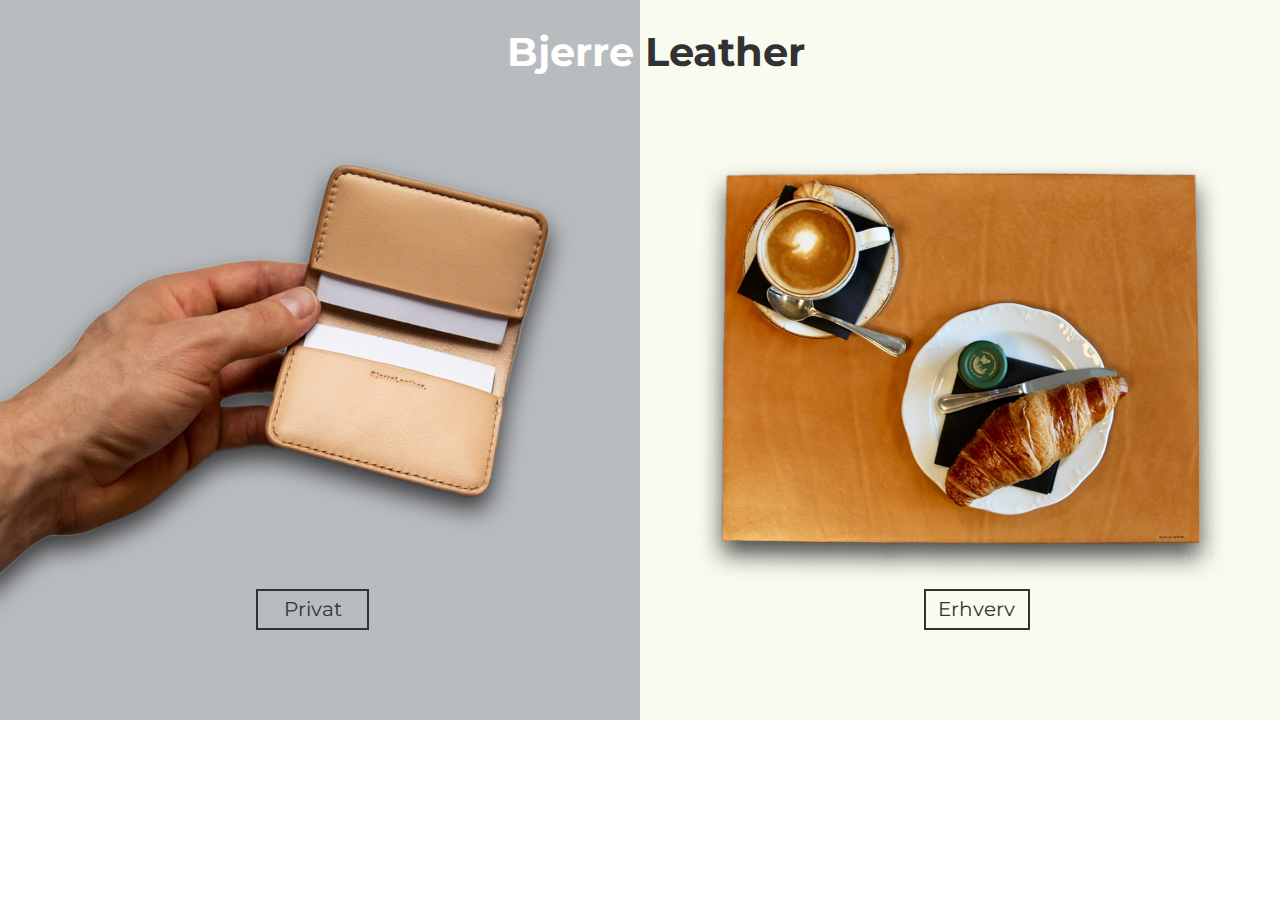
<file: index.html>
<!DOCTYPE html>
<html lang="en">
<head>
  <meta charset="UTF-8">
  <meta name="description" content="BjerreLeather - Bæredygtigt og håndlavet læder af høj kvalitet til privat og erhverv">
  <meta name="keywords" content="Økologisk læder, Højkvalitets læder,
  læder B2B, Svensk læder, Italiensk læder, Læder til virksomheder,
  stort parti af lædervarer, læderproduktion til virksomhed, Læder til erhverv,
  Skræddersyede læderprodukter, 100% håndlavet kvalitet, bæredygtigt læder">
  <meta name="author" content="Niels Bjerre - BjerreLeather">
  <meta name="viewport" content="width=device-width, initial-scale=1.0">
  <meta http-equiv="X-UA-Compatible" content="ie=edge">
  <link rel="stylesheet" href="style.css">
  <link href="https://fonts.googleapis.com/css?family=Montserrat" rel="stylesheet">
  <title>BjerreLeather</title>
</head>
<body>

  <h1>
  <span class="b">Bjerre</span>
  <span class="l">Leather</span>
</h1>



<section id="send"><a href="https://bjerreleather.com">Privat</a></section>

<section id="sendp"><a href="laedertilerhverv.html">Erhverv</a></section>

</body>
</html>
</file>
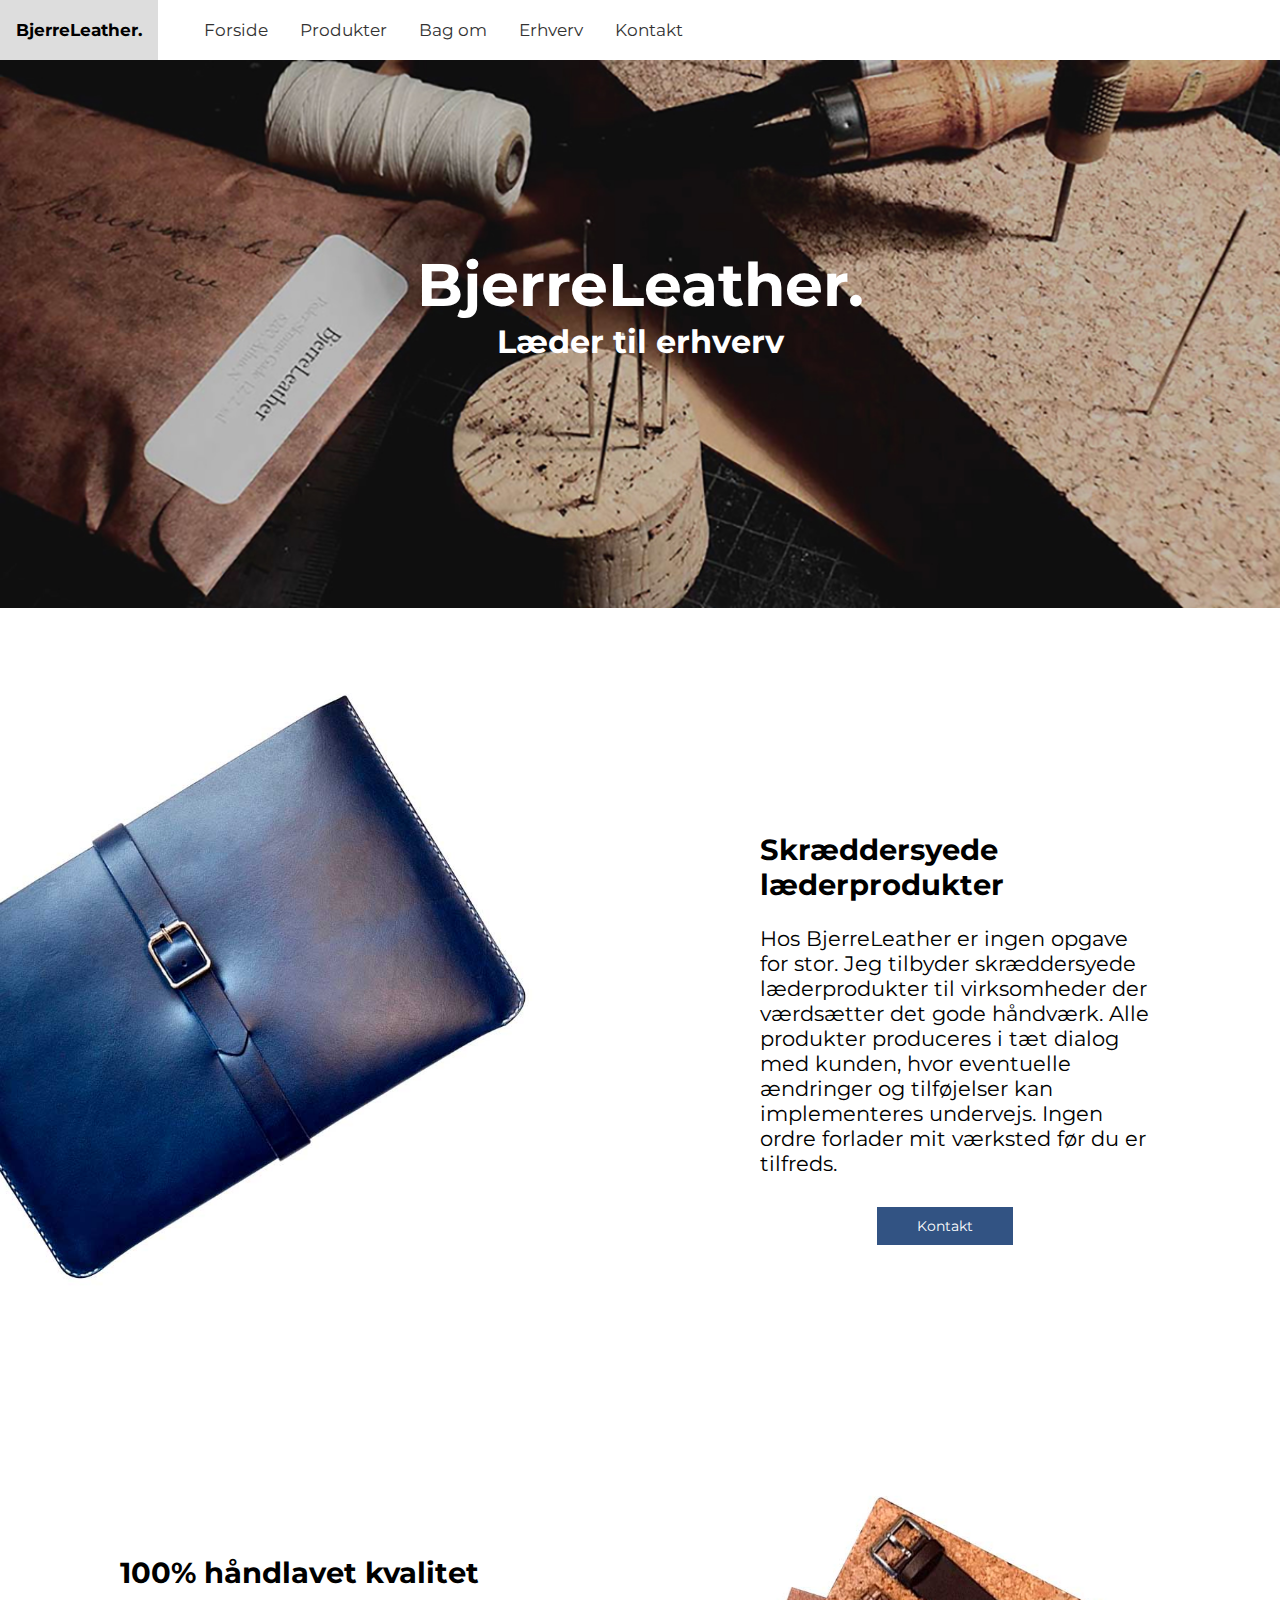
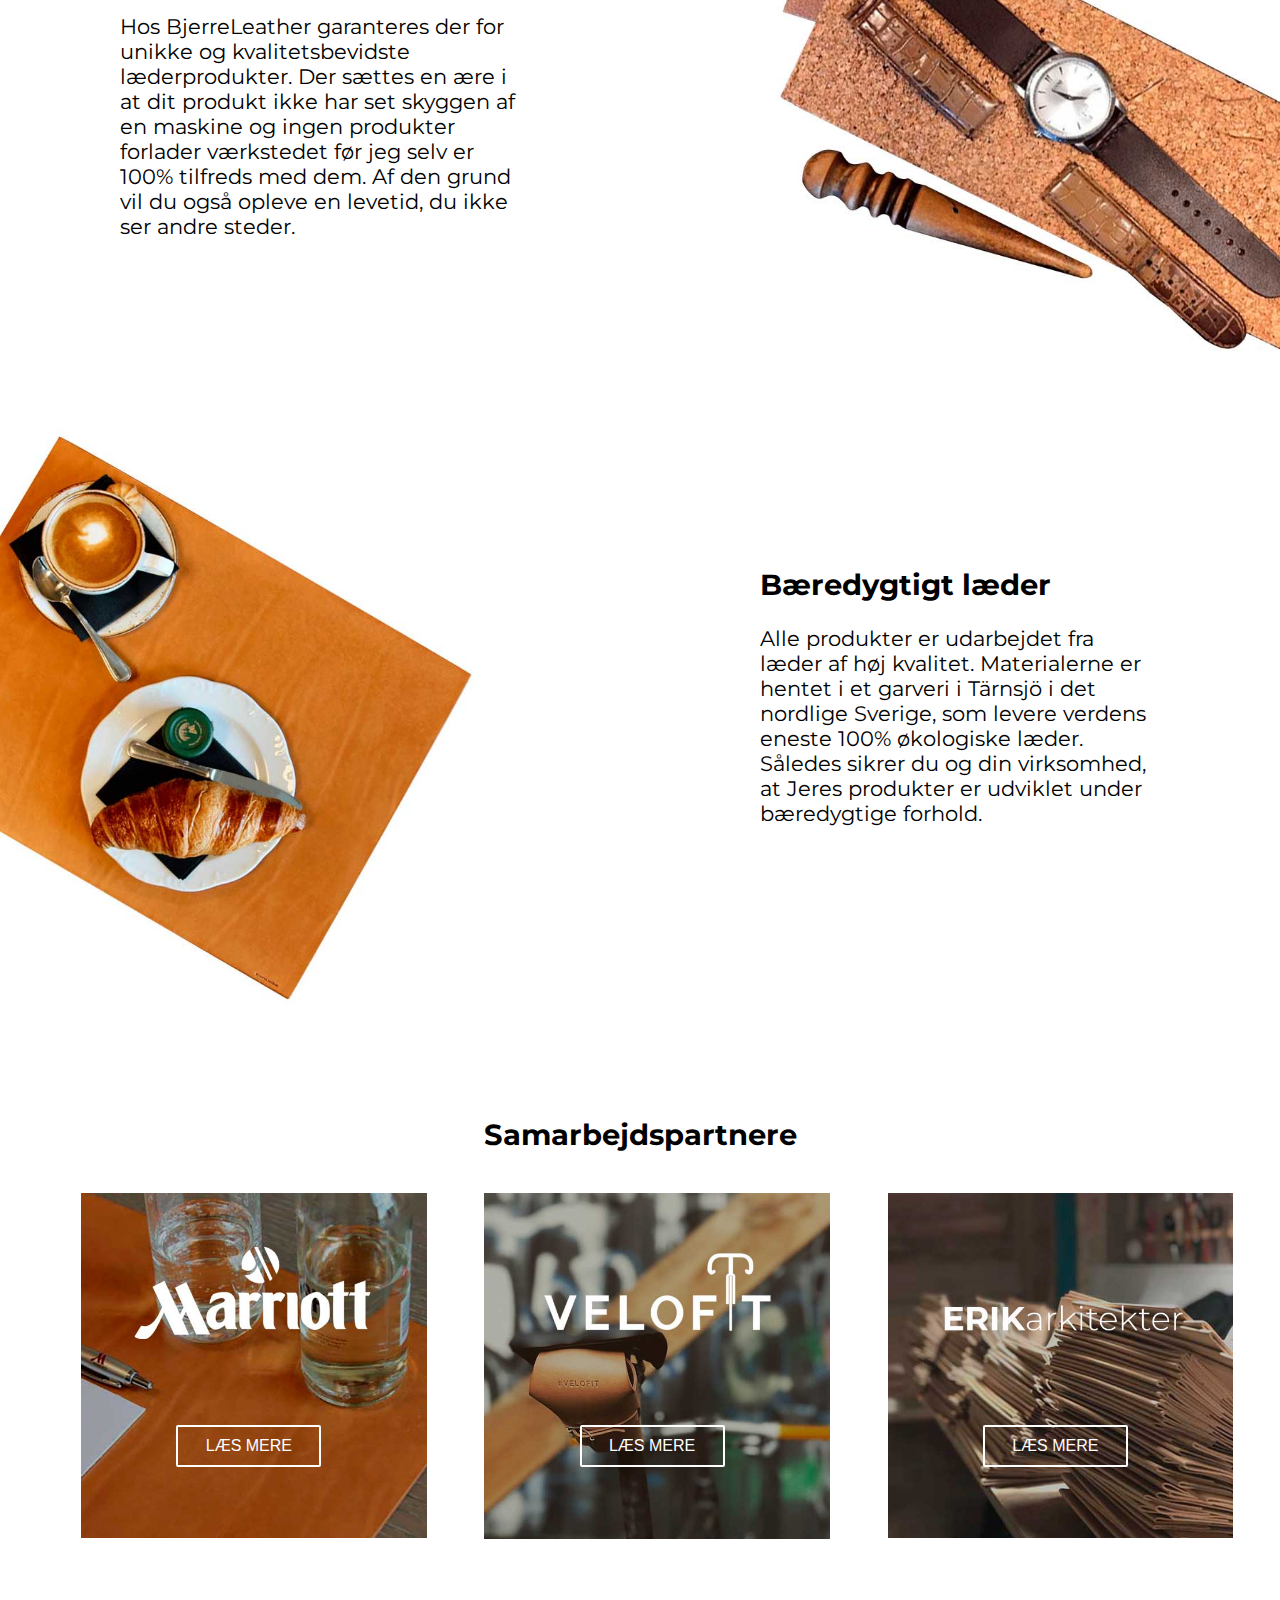
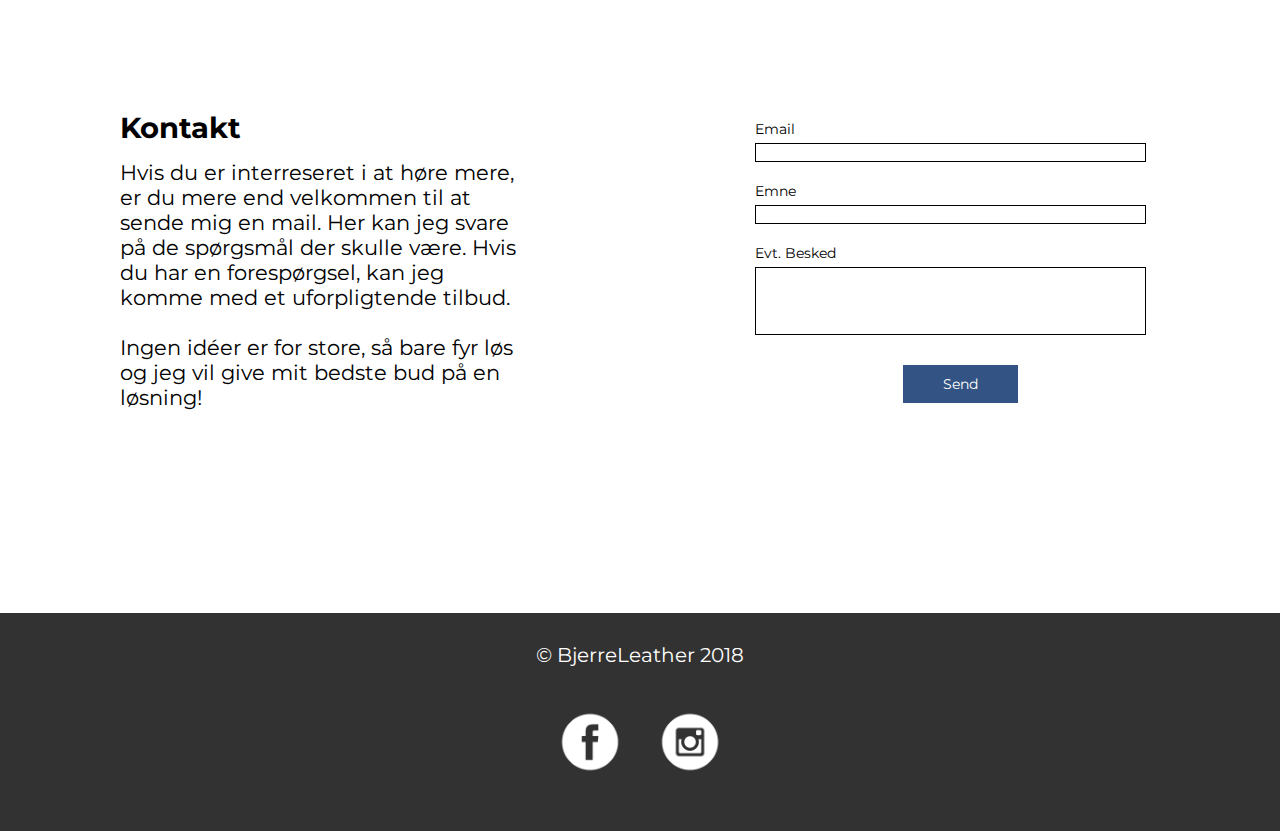
<file: laedertilerhverv.html>
<!DOCTYPE html>
<html lang="da">
<head>
  <meta charset="UTF-8">
  <meta name="description" content="BjerreLeather - Bæredygtigt og håndlavet læder af høj kvalitet til erhverv">
  <meta name="keywords" content="Økologisk læder, Højkvalitets læder,
  læder B2B, Svensk læder, Italiensk læder, Læder til virksomheder,
  stort parti af lædervarer, læderproduktion til virksomhed, Læder til erhverv,
  Skræddersyede læderprodukter, 100% håndlavet kvalitet, bæredygtigt læder">
  <meta name="author" content="Niels Bjerre - BjerreLeather">
  <meta name="viewport" content="width=device-width, initial-scale=1.0">
  <meta http-equiv="X-UA-Compatible" content="ie=edge">
  <link rel="stylesheet" href="stylesheet.css">
  <link href="https://fonts.googleapis.com/css?family=Montserrat" rel="stylesheet">
  <title>BjerreLeather</title>
</head>
<body>
  <article id="grid">
    <header>
      <link rel="stylesheet" href="https://cdnjs.cloudflare.com/ajax/libs/font-awesome/4.7.0/css/font-awesome.min.css">

<section class="topnav" id="myTopnav">
  <strong><a href="index.html" class="active">BjerreLeather.</a></strong>
  <a href="#">Forside</a>
  <a href="#">Produkter</a>
  <a href="#">Bag om</a>
  <a href="#">Erhverv</a>
  <a href="#">Kontakt</a>
  <a href="javascript:void(0);" class="icon" onclick="myFunction()">
    <i class="fa fa-bars"></i>
  </a>
</sec>
    </header>


    <section id="hero"><section class='herotekst'>
      <h3>BjerreLeather.  </h3>
      <h1> Læder til erhverv </h1>

    </section><img src="images/bjerreleathervaerksted.jpg" alt="BjerreLeathers værksted">


    </section>




    <section class="box1"><img src="images/taske.jpg" alt="BjerreLeather MacBooksleeve"></section>

    <section class="box2">
      <section class="info">
        <h2 id="tekst1">Skræddersyede læderprodukter</h2>
        <p>Hos BjerreLeather er ingen opgave for stor.
          Jeg tilbyder skræddersyede læderprodukter til virksomheder
          der værdsætter det gode håndværk.
          Alle produkter produceres i tæt dialog med kunden,
          hvor eventuelle ændringer og tilføjelser kan
          implementeres undervejs. Ingen ordre forlader mit
          værksted før du er tilfreds.</p>
          <section id="kontaktknap"><a href="#kontakt-tekst">Kontakt</a></section>
      </section>
    </section>

    <section class="box3">
      <section class="info">
        <h2 id="tekst2">100% håndlavet kvalitet</h2>
        <p>Hos BjerreLeather garanteres der for
          unikke og kvalitetsbevidste læderprodukter.
          Der sættes en ære i at dit produkt ikke har
          set skyggen af en maskine og ingen produkter
          forlader værkstedet før jeg selv er 100% tilfreds
          med dem. Af den grund vil du også opleve en
          levetid, du ikke ser andre steder.</p>
      </section>
    </section>

    <section class="box4"><img src="images/kvalitet.jpg" alt="BjerreLeathers værktøj"></section>

    <section class="box5"><img src="images/underlag.jpg" alt="BjerreLeather skriveunderlag"></section>

    <section class="box6">
      <section class="info">
        <h2>Bæredygtigt læder</h2>
        <p>Alle produkter er udarbejdet fra læder af høj
          kvalitet. Materialerne er hentet i et garveri i Tärnsjö i det
          nordlige Sverige, som levere verdens eneste 100% økologiske læder.
          Således sikrer du og din
          virksomhed, at Jeres produkter er udviklet under
          bæredygtige forhold. </p>
      </section>
    </section>
    <section id="samarbejde"><h2>Samarbejdspartnere</h2>
    </section>

    <section id="grid3">

      <section class="kasse" >
        <img src="images/marriottxbjerreleather.jpg" alt="Billede af skriveunderlag til Marriott Hotel i København" class="kundebillede">
   <a href="#" id="popupknap1">
         <button class="laesmere">
         Læs mere
       </button>
          </a>
      </section>

      <section class="kasse">
        <a href="#" id="popupknap2">
       <button class="laesmere">Læs mere</button>
        </a>
        <img src="images/velofitxbjerreleather.jpg" alt="Billede af sadeltaske til Velofit" class="kundebillede">
      </section>

      <section class="kasse">
        <img src="images/erikarkitekterxbjerreleather.jpg" alt="Billede af omslag til notesbøger til ERIKarkitekter" class="kundebillede">
         <a href="#" id="popupknap3">
         <button class="laesmere">
         Læs mere
         </button>
        </a>
        </section>

    </section><!--grid3-->

    <section class="info1">
    				<section class="textboks">Email</section>
    				<input class="udfyld" type="text" name="navn" size="40" />

    				<section class="textboks">Emne</section>
    				<input class="udfyld" type="text" name="email" size="40" />


    				<section class="textboks">Evt. Besked</section>
    				<input class="udfyld1" type="text" name="besked" size="40" />

    				<section id="send"><a href="">Send</a></section>

    			</section>

          <section id='kontakt-tekst'>
            <h2> Kontakt</h2>
            <p>

              Hvis du er interreseret i at høre mere,
              er du mere end velkommen til at sende mig en mail.
              Her kan jeg svare på de spørgsmål der skulle være. Hvis du har en forespørgsel,
              kan jeg komme med et uforpligtende tilbud. <br><br>
              Ingen idéer er for store, så bare fyr løs og jeg vil give mit bedste bud på en løsning!
              </p></section>

            <footer id='footer'>

              <p id="fodnoteb"> &copy; BjerreLeather 2018 </p>

<section id='some'>
              <section>
            <a href="https://www.facebook.com/bjerreleather/">
              <img id="fbfod" src="images/facebook.png" class="facebook" alt="facebook">
            </a>
          </section>


            	<section>
            <a href="https://www.instagram.com/bjerreleather/">
              <img id="instafot" src="images/instagram.png" class="instagram" alt="instagram">
            </a>
          </section>
          </section>


            </footer>

</article>

<!--- popupbox 1--->
<section class="bg-modal1">
<section class="modal-content">
<section class="close">+</section>
<img src="images/marriottlogo.png" alt="Marriott hotel logo" class="kundelogo">
<h2 class="popupoverskrift">Skriveunderlag for Marriott Hotel i København</h2>
<p class="popuptekst">I mit samarbejde med Marriott Hotel, fik jeg til opgave at skulle lave et større parti skræddersyede skriveunderlag. Her blev der brugt højkvalitets læder, i en lys farve, der giver underlagene et rent og stilfuldt look.</p>
<img src="images/marriottunderlagmedstol.jpg" alt="Læder skriveunderlag lavet for Marriott hotel i København" class="imgipopup">
<img src="images/marriottunderlagovenfra.jpg" alt="Læder skriveunderlag i konferencelokale på Marriott Hotel" class="imgipopup">
<img src="images/marriottunderlagmedvand.jpg" alt="Læder skriveunderlag som er perfekt til konferencelokalet som fx på Marriott Hotel" class="imgipopup">
<img src="images/marriottxbjerreleathersorthvid.jpg" alt="Sort hvid billede af læder skriveunderlag for Marriott hotel" class="imgipopup">
</section>

</section> <!--bg-modal slut-->

<!--- popupbox 2--->
<section class="bg-modal2">
<section class="modal-content">
<section class="close2">+</section>
<img src="images/velofitlogo.png" alt="Velofit Logo" class="kundelogo">
<h2 class="popupoverskrift">Sadeltaske for VeloFit</h2>
<p class="popuptekst">Jeg stod overfor en udfordring, da det kom til opgaven med Velofit. Her skulle jeg lave en sadeltaske, hvilket var helt nyt for mig. Gennem et godt samarbejde fandt vi frem til en stilfuld, simpel taske der kunne indeholde en luftpatron, en ekstra cykelslange og dækjern. </p>
<img src="images/beigevelofitsadeltaske.jpg" alt="Beige skræddersyet lædersadeltaske lavet i samarbejde med Velofit" class="imgipopup">
<img src="images/velofitfladtkoncept.jpg" alt="Flad konceptudgave af lædersadeltaske i sort" class="imgipopup">
<img src="images/velofittasker.jpg" alt="To forskellige farver af Velofit sadeltasken" class="imgipopup">
<img src="images/velofittaskepaacykel.jpg" alt="Velofit x BjerreLeather sadeltaske siddende på Velofit cykel" class="imgipopup">
</section>

</section> <!--bg-modal slut-->

<!--- popupbox 3--->
<section class="bg-modal3">
<section class="modal-content">
<section class="close3">+</section>
<img src="images/erikarkitekterlogo.png" alt="ERIK arkitekter Logo" class="kundelogo">
<h2 class="popupoverskrift">Notesbogomslag for ERIK arkitekter </h2>
<p class="popuptekst">ERIK arkitkter kontaktede mig, da de manglede noget der kunne gøre deres notesbøger lidt mere lækre. Jeg har derfor udarbejdet et notesbogomsalg, som i bund og grund bare er et ganske enkelt omslag til skitsebøger i lyst læder, med deres logo på.</p>
<img src="images/erikarkitekterunderproduktion.jpg" alt="Stak med skræddersyede læderomsalg for Erikarkitekter" class="imgipopup" >
<img src="images/erikarkitekterfolder.jpg" alt="Detaljer på skræddersyede læderomslag for Erik arkitekter" class="imgipopup">
<img src="images/erikarkitekteromslagfladstak.jpg" alt="Procesbillede af notesbogsomslagende for ERIK arkitekter" class="imgipopup">
<img src="images/erikarkitekterstakmedunderlag.jpg" alt="Stak med næsten færdige læderomslag til notesbøger af BjerreLeather" class="imgipopup">

</section>

</section> <!--bg-modal slut-->



</body>



<script>
    document.getElementById('popupknap1').addEventListener('click',function(){
    document.querySelector('.bg-modal1').style.display = 'flex';
});

    document.querySelector('.close').addEventListener('click', function (){
    document.querySelector('.bg-modal1').style.display = 'none';
    });

    document.getElementById('popupknap2').addEventListener('click',function(){
    document.querySelector('.bg-modal2').style.display = 'flex';
});

    document.querySelector('.close2').addEventListener('click', function (){
    document.querySelector('.bg-modal2').style.display = 'none';
    });

     document.getElementById('popupknap3').addEventListener('click',function(){
    document.querySelector('.bg-modal3').style.display = 'flex';
});

    document.querySelector('.close3').addEventListener('click', function (){
    document.querySelector('.bg-modal3').style.display = 'none';
    });

    function myFunction() {
    var x = document.getElementById("myTopnav");
    if (x.className === "topnav") {
        x.className += " responsive";
    } else {
        x.className = "topnav";
    }
}
</script>
</html>
</file>
<file: style.css>
body {
  background-image: url(images/baggrund.jpg);
  background-size: cover;
  background-repeat: no-repeat;
  background-position: absolute;
  margin:0;
  padding:0;
  font-family: 'Montserrat', sans-serif;
  width: 100%;

}

h1 {
  text-align: center;
  font-size: 40px;
  font-weight: bold;
  padding-left: 2.5%;
}

.b {
  color: white;
}

.l {
  color: #323232;
}

#sendp {
    background: rgba(0, 0, 0, 0);
    border: solid 2px; color: #323232;
    color: #323232;
    padding: 0.5% 1%;
    text-align: center;
    text-decoration: none;
    display: inline-block;
    font-size: 20px;
    margin-left: 43%;
    margin-top: 38%;
    font-family: 'Montserrat', sans-serif;

}

#send {
    background: rgba(0, 0, 0, 0);
    border: solid 2px; color: #323232;
    color: #323232;
    padding: 0.5% 2%;
    text-align: center;
    display: inline-block;
    font-size: 20px;
    margin-left: 20%;
    font-family: 'Montserrat', sans-serif;

}

#send a {text-decoration: none;
color: #323232;}

#sendp a {text-decoration: none;
color: #323232;}






@media only screen and (max-width: 768px) {

  body {
    background-image: url(images/baggrundmobile.jpg);
    background-size: cover;
    background-repeat: no-repeat;
    background-position: absolute;
    margin:0;
    padding:0;
    font-family: 'Montserrat', sans-serif;
    width: 100%;

  }

  h1 {
    text-align: center;
    font-size: 42px;
    font-weight: bold;
    padding-left: 2.5%;

  }

  .b {
    color: #323232;
    margin-right: -4px;
  }

  .l {
    color: #323232;
    margin-left: -4px;
  }

  #sendp {
      background: rgba(0, 0, 0, 0);
      border: solid 2px; color: #323232;
      color: #323232;
      padding: 0.5% 1%;
      text-align: center;
      text-decoration: none;
      display: inline-block;
      font-size: 26px;
      margin-left: 42%;
      margin-top: 109%;
      margin-bottom: 20px;
      font-family: 'Montserrat', sans-serif;

  }

  #send {
      background: rgba(0, 0, 0, 0);
      border: solid 2px; color: #323232;
      color: #323232;
      padding: 0.5% 2%;
      text-align: center;
      display: inline-block;
      font-size: 26px;
      margin-left: 44%;
      margin-top: 65%;
      font-family: 'Montserrat', sans-serif;

  }

  #send a {text-decoration: none;
  color: #323232;}

  #sendp a {text-decoration: none;
  color: #323232;}

}

@media only screen and (max-width: 600px) {


  body {
    background-image: url(images/baggrundmobile.jpg);
    background-size: cover;
    background-repeat: no-repeat;
    background-position: absolute;
    margin:0;
    padding:0;
    font-family: 'Montserrat', sans-serif;
    width: 100%;

  }

  h1 {
    text-align: center;
    font-size: 26px;
    font-weight: bold;
    padding-left: 2.5%;
  }

  .b {
    color: #323232;
    margin-right: -4px;
  }

  .l {
    color: #323232;
    margin-left: -4px;
  }

  #sendp {
      background: rgba(0, 0, 0, 0);
      border: solid 2px; color: #323232;
      color: #323232;
      padding: 0.5% 1%;
      text-align: center;
      text-decoration: none;
      display: inline-block;
      font-size: 20px;
      margin-left: 38%;
      margin-top: 109%;
      margin-bottom: 20px;
      font-family: 'Montserrat', sans-serif;

  }

  #send {
      background: rgba(0, 0, 0, 0);
      border: solid 2px; color: #323232;
      color: #323232;
      padding: 0.5% 2%;
      text-align: center;
      display: inline-block;
      font-size: 20px;
      margin-left: 40%;
      margin-top: 65%;
      font-family: 'Montserrat', sans-serif;

  }

  #send a {text-decoration: none;
  color: #323232;}

  #sendp a {text-decoration: none;
  color: #323232;}



}
</file>
<file: stylesheet.css>
body, html {
  margin:0;
  padding: 0;
  font-family: 'Montserrat', sans-serif;
}

#grid {
  display: grid;
  grid-template-columns: 1fr;
  grid-template-areas:
  'header'
  'hero'
  'produkter'
  'taske'
  'kvalitet'
  'ur'
  'sustain'
  'underlag'
  'work'
  'kasse'
  'info'
  'kontakt'
  'footer'


}

#footer {grid-area: footer;}

#kontakt-tekst {grid-area: info;}
/* Add a black background color to the top navigation */
.topnav {
    overflow: hidden;
}

/* Style the links inside the navigation bar */
.topnav a {
    float: left;
    display: block;
    color: #323232;
    text-align: center;
    padding: 20px 16px;
    text-decoration: none;
    font-size: 17px;
}

/* Change the color of links on hover */
.topnav a:hover {
    background-color: #ddd;
    color: black;
}

/* Add an active class to highlight the current page */
.active {
  margin-right: 30px;
}

/* Hide the link that should open and close the topnav on small screens */
.topnav .icon {
    display: none;
}

.topnav.responsive {position: relative;}
.topnav.responsive a.icon {
  position: absolute;
  right: 0;
  top: 0;
}
.topnav.responsive a {
  float: none;
  display: block;
  text-align: left;
}

header {
  grid-area: header;
 }

#hero {
  grid-area: hero;
  position: relative;

}

.herotekst {
  position: absolute;
  text-align: center;
  color: white;
  width: 100%;
}

#hero img {
  width: 100%;

}

.herotekst h3 { font-size: 22px;
  padding-top: 10%;
  margin-left: auto; margin-right: auto;
}

.herotekst h1 {font-size: 14px; }

.info {
  max-width: 400px;
  margin: auto;
  text-align: center;
  padding: 70px 40px 70px 40px;
}

.box1 {
  grid-area: taske;
}

.box1 img {
  width: 100%;
}

.box2 {
  grid-area: produkter;
}

.box3 {
  grid-area: kvalitet;
}

.box4 {
  grid-area: ur;
}

.box4 img {
  width: 100%;
}

.box5 {
  grid-area: underlag;
}

.box5 img {
  width: 100%;
}

.box6 {
  grid-area: sustain;
}

#samarbejde {
  grid-area: work;
}

#samarbejde h2 {
  text-align: center;
}

#grid3 {
  width: 100%;
  margin: auto;
  display: grid;
  grid-area: kasse;
  grid-template-columns: 1fr;

}

.kasse img {
  width: 90%; padding:5%;
}



.box7 {
  grid-area: kontakt;
}

.box8 {
  grid-area: ros;
  background-color: green;
}

.bg-modal1 {
    width:100%;
    height: 100%;
    background-color: rgba(0,0,0,0.7);
    position: absolute;
    top: 0px;
    display:flex;
    justify-content: center;
    align-items: center;
    display:none;
}

.bg-modal2 {
    width:100%;
    height: 100%;
    background-color: rgba(0,0,0,0.7);
    position: absolute;
    top: 0px;
    display:flex;
    justify-content: center;
    align-items: center;
    display:none;
}

.bg-modal3 {
    width:100%;
    height: 100%;
    background-color: rgba(0,0,0,0.7);
    position: absolute;
    top: 0px;
    display:flex;
    justify-content: center;
    align-items: center;
    display:none;
}

.modal-content {
    width:80%;
    height:80%;
    background-color: white;
    border-radius:4px;
    text-align: center;
    padding:30px;
    position: relative;
    overflow:auto;
    }

.close {
    position:absolute;
    top: 0;
    right:2%;
    font-size: 4em;
    transform: rotate(45deg);
    cursor:pointer;

}

.close2 {
    position:absolute;
    top: 0;
    right:2%;
    font-size: 4em;
    transform: rotate(45deg);
    cursor:pointer;

}

.close3 {
    position:absolute;
    top: 0;
    right:2%;
    font-size: 4em;
    transform: rotate(45deg);
    cursor:pointer;

}
p{text-align: left;}
h2 {text-align: left}
.kundelogo {width: 20%;}
.popupoverskrift {font-size: 2.2em;}
.popupbillede {max-width: 50%}
.kundebillede {}
.kasse {position: relative;}
#popupknap1 {position: absolute; left:50%; top: 65%; width: 35%;margin-left: -17.5%;}
#popupknap2 {position: absolute; left:50%; top: 65%; width: 35%;margin-left: -17.5%}
#popupknap3 {position: absolute; left:50%; top: 65%; width: 35%;margin-left: -17.5%}
.laesmere {border-radius: 2px; background: none; border: white 2px solid; text-transform: uppercase; color:white; padding: 8% 10%; width: 120%; cursor: pointer; font-size: 100%; font-weight: 500; display: block; }
a {text-decoration: none;}
#samarbejde {margin-top: 5%;}
.imgipopup {margin: 1% 5%; max-width: 90%;}
.popupoverskrift {text-align: center; padding: 0% 5%;}
.popuptekst {text-align: justify; padding: 0% 5%;}


.textboks {
  font-family: 'Montserrat', sans-serif;
	font-size: 14px;
	color: black;
  text-align: left;
  padding-top: 20px;
  margin-left: -20px;
}

.udfyld {border: solid 1px; margin-top: 5px; margin-left: -20px; padding-right: 50px;}

.udfyld1 {border: solid 1px; margin-top: 5px; padding-bottom: 50px; margin-left: -20px; padding-right: 50px;}


#send {font-family: 'Montserrat', sans-serif;
	font-size: 14px;
	color: white;
  text-align: center;
  padding-top: 40px;
  margin-bottom: -56px;
  margin-bottom: 150px;
}


#send a {
  color: white;
  text-decoration: none;
  padding-left: 40px;
  padding-right: 40px;
  padding-bottom: 10px;
  padding-top: 10px;
  background-color: #325383;
}

#kontaktknap {font-family: 'Montserrat', sans-serif;
	font-size: 14px;
	color: white;
  text-align: center;
  padding-top: 20px;
  margin-bottom: -56px;
  margin-left: -30px;
  padding-bottom: 100px;
}


#kontaktknap a {
	color: white;
	text-decoration: none;
	padding-left: 40px;
	padding-right: 40px;
	padding-bottom: 10px;
  padding-top: 10px;
  background-color: #325383;
}

  .info1 {
    max-width: 400px;
    margin: auto;
    text-align: center;
    padding: 40px 40px 70px 40px;
    grid-area: kontakt;
  }

  #kontakt-tekst {margin-top: -20px;}

  #kontakt-tekst p {
    max-width: 400px;
    margin: auto;
    text-align: left;
    padding: 10px 40px 20px 40px;
  }

  #kontakt-tekst h2 {
    max-width: 400px;
    margin: auto;
    text-align: left;
    padding: 70px 40px 5px 40px;
  }

  #footer {background-color: #323232;}

  #fodnoteb {color: white;
    text-align: center;
    padding-top: 10px;
    font-family: 'Montserrat', sans-serif;
    font-size: 20px;
    padding-bottom: 20px;
  }

  #some {width: 170px;
    margin: 0 auto 50px auto;}


  .facebook {
    max-width: 70px;
    float: left;
    margin-right: 30px;


  }

  .instagram {
    max-width: 70px;

  }


@media only screen and (min-width: 700px) {

  .herotekst h3 { font-size: 30px;
    padding-top: 10%;
    margin-bottom: -15px;
  }

  .herotekst h1 {font-size: 22px;}

#grid {
  display: grid;
  height: 100vh;
  grid-template-columns: 1fr 1fr;
  grid-template-areas:
  'header header'
  'hero hero'
  'taske produkter'
  'kvalitet ur'
  'underlag sustain'
  'work work'
  'reference reference'
  'kasse kasse'
  'info kontakt'
  'footer footer'
}


#grid3 {
  width: 90%;
  margin: auto;
  display: grid;
  grid-area: kasse;
  grid-template-columns: 1fr 1fr 1fr;
  grid-template-rows: 1fr;
  grid-column-gap: 5%;
  margin-bottom: 100px;
}

.kasse img {
  width: 100%;
}

#hero img {
  margin-bottom: 70px;
}

.info {
  max-width: 400px;
  margin: auto auto auto auto;
  text-align: center;
  padding: 30px;
}

    h2 {font-size: 1.8em}
}

.laesmere {font-size: 80%}


.info1 {
  max-width: 400px;
  margin: auto;
  text-align: center;
  grid-area: kontakt;
}

#kontakt-tekst p {
  max-width: 400px;
  margin: auto;
  text-align: left;
  padding: 10px 40px 20px 40px;
}

#kontakt-tekst h2 {
  max-width: 400px;
  margin: auto;
  text-align: left;
  padding: 70px 40px 5px 40px;
}



@media only screen and (min-width: 800px) {

  .herotekst h3 { font-size: 40px;
    padding-top: 10%;
    margin-bottom: -20px;
  }

  .herotekst h1 {font-size: 32px;}

.info {
    max-width: 400px;
    text-align: center;
    padding: 30px;
    margin: 15% auto;
  }

.laesmere {font-size: 100%}

    p {font-size:1.3em}

}

#grid3 { margin-bottom: 100px;}



@media only screen and (min-width: 900px) {
  .herotekst h3 { font-size: 60px;
    padding-top: 10%;
    margin-bottom: -20px;
  }

  .herotekst h1 { font-size: 32px;}
}

/* When the screen is less than 700 pixels wide, hide all links, except for the first one ("Home"). Show the link that contains should open and close the topnav (.icon) */
@media screen and (max-width: 700px) {
  .topnav a:not(:first-child) {display: none;}
  .topnav a.icon {
    float: right;
    display: block;
  }

  .info {
      max-width: 400px;
      text-align: center;
      padding: 30px;
      margin: 15% auto;
    }
}

/* The "responsive" class is added to the topnav with JavaScript when the user clicks on the icon. This class makes the topnav look good on small screens (display the links vertically instead of horizontally) */
@media screen and (max-width: 700px) {
  .topnav.responsive {position: relative;}
  .topnav.responsive a.icon {
    position: absolute;
    right: 0;
    top: 0;
  }
  .topnav.responsive a {
    float: none;
    display: block;
    text-align: left;
  }
}
</file>
